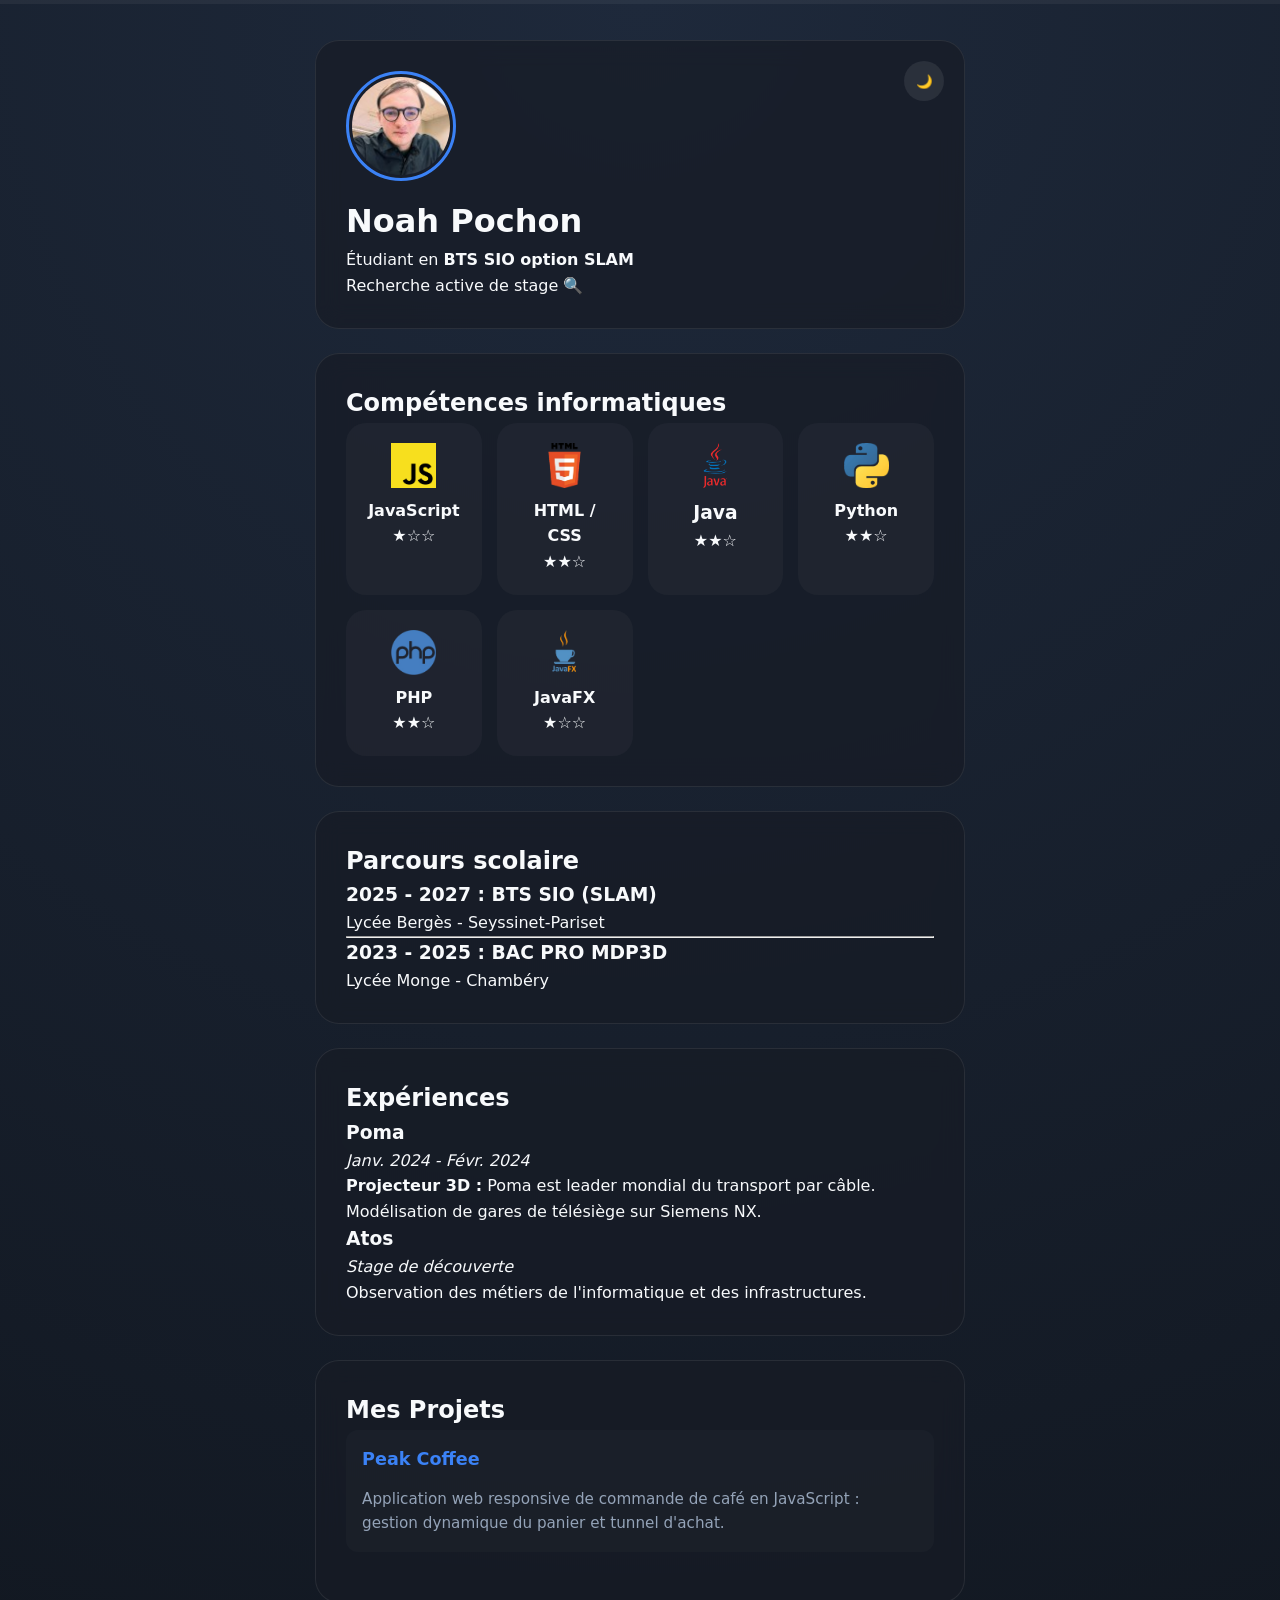
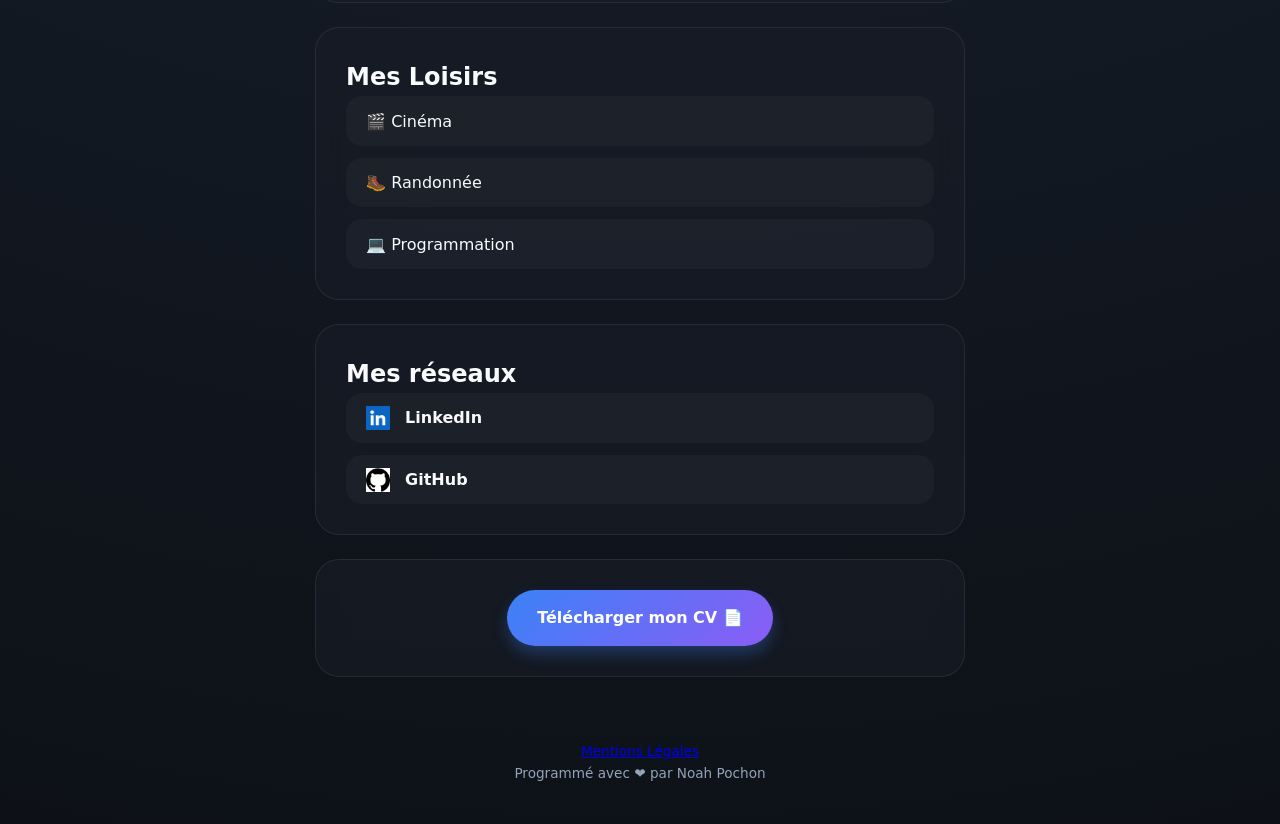
<file: index.html>
<!DOCTYPE html>
<html lang="fr">
<head>
    <meta charset="UTF-8">
    <meta name="viewport" content="width=device-width, initial-scale=1.0">
    <link rel="stylesheet" href="style.css">
    <title>Portfolio | Noah Pochon</title>
    <meta name="google-site-verification" content="c1JMF2Bo829mjSYU2L7_zOgfCGi4dJNVnwN2SMyPHmQ" />
    <script defer src="https://cloud.umami.is/script.js" data-website-id="e8ef386d-e405-4014-9544-eaad489e0c6c"></script>
    <meta name="msvalidate.01" content="2F07A1D22140D45F53056520637B5877" />
</head>
<body>

    <div id="progress-container">
        <div id="progress-bar"></div>
    </div>

    <header id="card-intro" class="card">
        <img id="pp" src="src/Logo/me.jpg" alt="Photo de Noah Pochon">
        <h1>Noah Pochon</h1>
        <p>Étudiant en <strong>BTS SIO option SLAM</strong></p>
        <p>Recherche active de stage 🔍</p>
        <button id="theme-toggle" class="theme-btn">
            <span id="theme-icon">🌙</span>
        </button>
    </header>

    <main>
        <section id="card-skills" class="card">
            <h2>Compétences informatiques</h2>

            <div class="tech-container">

                <article class="tech-box">
                    <img src="src/Logo/js.png" alt="JavaScript">
                    <p><strong>JavaScript</strong></p>
                    <p class="stars">★☆☆</p>
                </article>

                <article class="tech-box">
                    <img src="src/Logo/html.png" alt="HTML">
                    <p><strong>HTML / CSS</strong></p>
                    <p class="stars">★★☆</p>
                </article>
                <article class="tech-box">
                    <img src="src/Logo/java.png" alt="Java">
                    <h3>Java</h3>
                    <p class="stars">★★☆</p>
                </article>
                <article class="tech-box">
                    <img src="src/Logo/python.png" alt="Python">
                    <p><strong>Python</strong></p>
                    <p class="stars">★★☆</p>
                </article>
                <article class="tech-box">
                    <img src="src/Logo/php.png"alt="PHP">
                    <p><strong>PHP</strong></p>
                    <p class="stars">★★☆</p>
                </article>
                <article class="tech-box">
                    <img src="src/Logo/javafx.png" alt="JavaFX">
                    <p><strong>JavaFX</strong></p>
                    <p class="stars">★☆☆</p>
                </article>
            </div>
        </section>

        <section id="card-education" class="card">
            <h2>Parcours scolaire</h2>
            <div class="timeline">
                <article>
                    <h3>2025 - 2027 : BTS SIO (SLAM)</h3>
                    <p>Lycée Bergès - Seyssinet-Pariset</p>
                    
                </article>
                <hr>
                <article>
                    <h3>2023 - 2025 : BAC PRO MDP3D</h3>
                    <p>Lycée Monge - Chambéry</p>
                </article>
            </div>
        </section>

        <section id="card-experience" class="card">
            <h2>Expériences</h2>
            <div class="exp-list">
                <article>
                    <h3>Poma</h3>
                    <p><em>Janv. 2024 - Févr. 2024</em></p>
                    <p><strong>Projecteur 3D :</strong> Poma est leader mondial du transport par câble. Modélisation de gares de télésiège sur Siemens NX.</p>
                </article>
                <article>
                    <h3>Atos</h3>
                    <p><em>Stage de découverte</em></p>
                    <p>Observation des métiers de l'informatique et des infrastructures.</p>
                </article>
            </div>
        </section>

    <section id="card-projects" class="card">
    <h2>Mes Projets</h2>
    <div class="projects">
        <article>
          
            <div>
                <a href="https://noahpochon.github.io/peak-coffee/" class="project-link" target="_blank">
                    Peak Coffee
                </a>
                <span class="project-description">
                    Application web responsive de commande de café en JavaScript : gestion dynamique du panier et tunnel d'achat.
                </span>
            </div>
        </article>
    </div>
</section>

        <section id="card-hobbies" class="card">
            <h2>Mes Loisirs</h2>
            <div class="hobby-list">
                <span>🎬 Cinéma</span>
                <span>🥾 Randonnée</span>
                <span>💻 Programmation</span>
            </div>
        </section>

        <section id="card-social" class="card">
            <h2>Mes réseaux</h2>
            <div class="hobby-list">
                <span><img src="src/Logo/liketind.png" alt=""><a href="https://www.linkedin.com/in/noah-pochon/">LinkedIn</a></span>
                <span><img src="src/Logo/github.png" alt=""><a href="https://github.com/noahpochon">GitHub</a></span>
            </div>
        </section>

        <section id="card-cv" class="card">
            <div class="cv">
                <a href="cv.pdf" 
                   download="CV_Noah_Pochon.pdf" 
                   class="btn-download"
                   data-umami-event="Download CV">
                    Télécharger mon CV 📄
                </a>
            </div>
        </section>
    </main>

    <footer>
        <a data-umami-event="MentionsLegals" href="MentionsLegals.html">Mentions Légales</a>
     <p>Programmé avec ❤️ par Noah Pochon</p>
    </footer>

    <script>
        // --- Gestion du Thème ---
        const toggleBtn = document.getElementById('theme-toggle');
        const themeIcon = document.getElementById('theme-icon');
        
        if (localStorage.getItem('theme') === 'light') {
            document.documentElement.setAttribute('data-theme', 'light');
            themeIcon.textContent = '☀️';
        }

        toggleBtn.addEventListener('click', () => {
            let theme = document.documentElement.getAttribute('data-theme');
            if (theme === 'light') {
                document.documentElement.removeAttribute('data-theme');
                themeIcon.textContent = '🌙';
                localStorage.setItem('theme', 'dark');
            } else {
                document.documentElement.setAttribute('data-theme', 'light');
                themeIcon.textContent = '☀️';
                localStorage.setItem('theme', 'light');
            }
        });

        // --- Gestion de la Barre de Progression ---
        window.onscroll = function() {
            const winScroll = document.body.scrollTop || document.documentElement.scrollTop;
            const height = document.documentElement.scrollHeight - document.documentElement.clientHeight;
            const scrolled = (winScroll / height) * 100;
            document.getElementById("progress-bar").style.width = scrolled + "%";
        };
    </script>
</body>
</html>
</file>
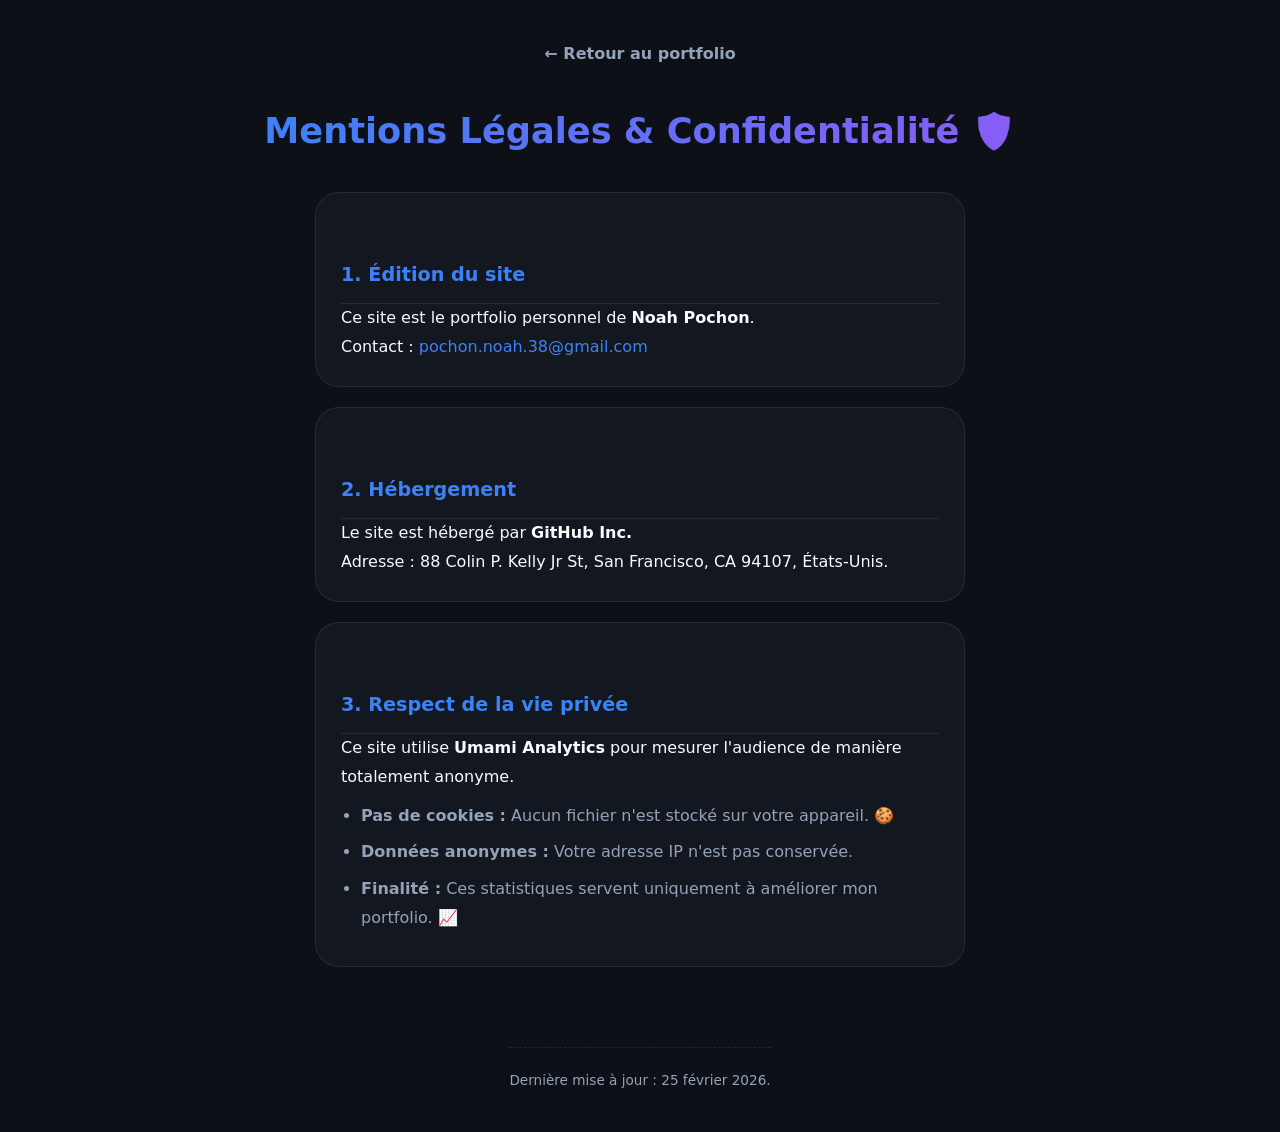
<file: MentionsLegals.html>
<!DOCTYPE html>
<html lang="fr">
<head>
    <meta charset="UTF-8">
    <meta name="viewport" content="width=device-width, initial-scale=1.0">
    <link rel="stylesheet" href="style.css"> <title>Mentions Légales - Noah Pochon</title>
    <style>
        /* --- Style spécifique pour les Mentions Légales --- */
        body {
            max-width: 800px;
            margin: 40px auto;
            text-align: left;
            line-height: 1.8;
            padding: 0 20px;
            background: var(--bg); /* Utilise la variable de ton index */
            color: var(--text);
        }

        h1 {
            font-size: 2.2rem;
            margin-bottom: 30px;
            background: var(--accent-gradient);
            -webkit-background-clip: text;
            -webkit-text-fill-color: transparent;
            font-weight: 800;
        }

        h2 {
            font-size: 1.2rem;
            color: var(--accent);
            margin-top: 40px;
            border-bottom: 1px solid var(--glass-border);
            padding-bottom: 10px;
        }

        .back-link {
            display: inline-flex;
            align-items: center;
            gap: 8px;
            text-decoration: none;
            color: var(--text-muted);
            font-weight: 600;
            margin-bottom: 30px;
            transition: 0.3s cubic-bezier(0.4, 0, 0.2, 1);
        }

        .back-link:hover {
            color: var(--accent);
            transform: translateX(-5px);
        }

        section.card {
            margin-bottom: 20px;
            padding: 25px;
            /* La classe .card est déjà définie dans ton style.css principal */
        }

        ul {
            margin-left: 20px;
            margin-top: 10px;
            color: var(--text-muted);
        }

        li { margin-bottom: 8px; }

        .legal-footer {
            margin-top: 60px;
            padding-top: 20px;
            border-top: 1px dashed var(--glass-border);
            font-size: 0.85rem;
            color: var(--text-muted);
            text-align: center;
        }
    </style>
</head>
<body class="legal-page">

    <a href="index.html" class="back-link">← Retour au portfolio</a>
    
    <h1>Mentions Légales & Confidentialité 🛡️</h1>

    <section class="card">
        <h2>1. Édition du site</h2>
        <p>Ce site est le portfolio personnel de <strong>Noah Pochon</strong>.</p>
        <p>Contact : <a href="mailto:pochon.noah.38@gmail.com" style="color: var(--accent); text-decoration: none;">pochon.noah.38@gmail.com</a></p>
    </section>

    <section class="card">
        <h2>2. Hébergement</h2>
        <p>Le site est hébergé par <strong>GitHub Inc.</strong><br>
        Adresse : 88 Colin P. Kelly Jr St, San Francisco, CA 94107, États-Unis.</p>
    </section>

    <section class="card">
        <h2>3. Respect de la vie privée</h2>
        <p>Ce site utilise <strong>Umami Analytics</strong> pour mesurer l'audience de manière totalement anonyme.</p>
        <ul>
            <li><strong>Pas de cookies :</strong> Aucun fichier n'est stocké sur votre appareil. 🍪</li>
            <li><strong>Données anonymes :</strong> Votre adresse IP n'est pas conservée.</li>
            <li><strong>Finalité :</strong> Ces statistiques servent uniquement à améliorer mon portfolio. 📈</li>
        </ul>
    </section>

    <footer class="legal-footer">
        Dernière mise à jour : 25 février 2026.
    </footer>

    <script>
        // On applique le thème sauvegardé au chargement
        if (localStorage.getItem('theme') === 'light') {
            document.documentElement.setAttribute('data-theme', 'light');
        }
    </script>
</body>
</html>
</file>
<file: style.css>
/* --- Variables & Thèmes --- */
:root {
    --bg: #0d1117;
    --card-bg: rgba(23, 28, 38, 0.7);
    --glass-border: rgba(255, 255, 255, 0.08);
    --accent: #3b82f6;
    --accent-gradient: linear-gradient(135deg, #3b82f6 0%, #8b5cf6 100%);
    --text: #f8fafc;
    --text-muted: #94a3b8;
    --star-color: #fbbf24;
}

[data-theme="light"] {
    --bg: #f1f5f9;
    --card-bg: rgba(255, 255, 255, 0.8);
    --text: #1e293b;
    --accent: #2563eb;
    --glass-border: rgba(0, 0, 0, 0.1);
    --text-muted: #64748b;
}

/* --- Reset & Base --- */
* {
    box-sizing: border-box;
    margin: 0;
    padding: 0;
}

body {
    background: var(--bg);
    background-image: radial-gradient(circle at 50% 0%, #1e293b 0%, #0d1117 100%);
    font-family: 'Inter', system-ui, sans-serif;
    color: var(--text);
    display: flex;
    flex-direction: column;
    align-items: center;
    padding: 40px 20px;
    line-height: 1.6;
}

/* --- Barre de Progression --- */
#progress-container {
    position: fixed;
    top: 0;
    left: 0;
    width: 100%;
    height: 4px;
    background: rgba(255, 255, 255, 0.05);
    z-index: 10000;
}

#progress-bar {
    height: 100%;
    width: 0%;
    background: var(--accent-gradient);
    transition: width 0.1s ease-out;
}

/* --- Cartes (Glassmorphism) --- */
.card {
    background: var(--card-bg);
    backdrop-filter: blur(12px);
    -webkit-backdrop-filter: blur(12px);
    border: 1px solid var(--glass-border);
    border-radius: 24px;
    padding: 30px;
    margin-bottom: 24px;
    width: 100%;
    max-width: 650px;
    transition: transform 0.3s ease, border-color 0.3s ease;
}

.card:hover {
    transform: translateY(-4px);
    border-color: rgba(59, 130, 246, 0.4);
}

/* --- Header (Intro) --- */
#card-intro {
    text-align: left;
    display: flex;
    flex-direction: column;
    align-items: flex-start;
    position: relative;
}

#pp {
    width: 110px;
    height: 110px;
    border-radius: 50%;
    border: 3px solid var(--accent);
    padding: 3px;
    object-fit: cover;
    margin-bottom: 15px;
    transition: transform 0.3s cubic-bezier(0.4, 0, 0.2, 1);
}

/* --- Bouton Thème --- */
.theme-btn {
    position: absolute;
    top: 20px;
    right: 20px;
    background: var(--glass-border);
    border: none;
    width: 40px;
    height: 40px;
    border-radius: 50%;
    cursor: pointer;
    display: grid;
    place-items: center;
    transition: transform 0.3s cubic-bezier(0.4, 0, 0.2, 1);
}

/* --- Section Compétences --- */
.tech-container {
    display: grid;
    grid-template-columns: repeat(auto-fit, minmax(130px, 1fr));
    gap: 15px;
}

.tech-box {
    background: rgba(255, 255, 255, 0.03);
    padding: 20px;
    border-radius: 20px;
    display: flex;
    flex-direction: column;
    align-items: center;
    text-align: center;
    transition: background 0.3s ease;
}

.tech-box img {
    width: 45px;
    height: 45px;
    object-fit: contain;
    margin-bottom: 10px;
    transition: transform 0.3s cubic-bezier(0.4, 0, 0.2, 1);
}

/* --- Réseaux Sociaux --- */
.hobby-list {
    display: flex;
    flex-direction: column;
    gap: 12px;
}

.hobby-list span {
    display: flex;
    align-items: center;
    gap: 15px;
    background: rgba(255, 255, 255, 0.03);
    padding: 12px 20px;
    border-radius: 16px;
    transition: 0.3s ease;
}

.hobby-list img {
    width: 24px;
    height: 24px;
    object-fit: contain;
    transition: transform 0.3s cubic-bezier(0.4, 0, 0.2, 1);
}

.hobby-list a {
    color: var(--text);
    text-decoration: none;
    font-weight: 600;
}

/* --- ANIMATIONS DE ZOOM (La correction est ici) --- */

/* Zoom sur la photo de profil au survol */
#pp:hover {
    transform: scale(1.1);
}

/* Zoom sur le bouton thème au survol */
.theme-btn:hover {
    transform: scale(1.2) rotate(15deg);
}

/* Zoom sur les logos de compétences quand on survole la boîte */
.tech-box:hover img {
    transform: scale(1.2);
}

/* Zoom sur les logos réseaux sociaux quand on survole la ligne */
.hobby-list span:hover img {
    transform: scale(1.3);
}

/* --- Bouton CV --- */
.cv { display: flex; justify-content: center; }

.btn-download {
    background: var(--accent-gradient);
    color: white;
    padding: 15px 30px;
    border-radius: 50px;
    text-decoration: none;
    font-weight: 700;
    box-shadow: 0 8px 15px rgba(59, 130, 246, 0.3);
    transition: 0.3s;
}

.btn-download:hover {
    transform: scale(1.05);
}

/* --- Footer --- */
footer {
    margin-top: 40px;
    color: var(--text-muted);
    font-size: 0.85rem;
    text-align: center;
}
/* --- Style des liens Projets --- */
.projects article div {
    margin-bottom: 20px;
    padding: 15px;
    background: rgba(255, 255, 255, 0.02);
    border-radius: 12px;
    border: 1px solid transparent;
    transition: all 0.3s ease;
}

.projects article div:hover {
    background: rgba(59, 130, 246, 0.05);
    border-color: var(--accent);
}

.project-link {
    color: var(--accent) !important;
    text-decoration: none;
    font-weight: 700;
    font-size: 1.1rem;
    display: inline-flex;
    align-items: center;
    gap: 8px;
    margin-bottom: 8px;
    transition: 0.3s;
}

.project-link:hover {
    letter-spacing: 0.5px;
    filter: brightness(1.2);
}

.project-description {
    font-size: 0.95rem;
    color: var(--text-muted);
    display: block;
    margin-top: 5px;
}
</file>
